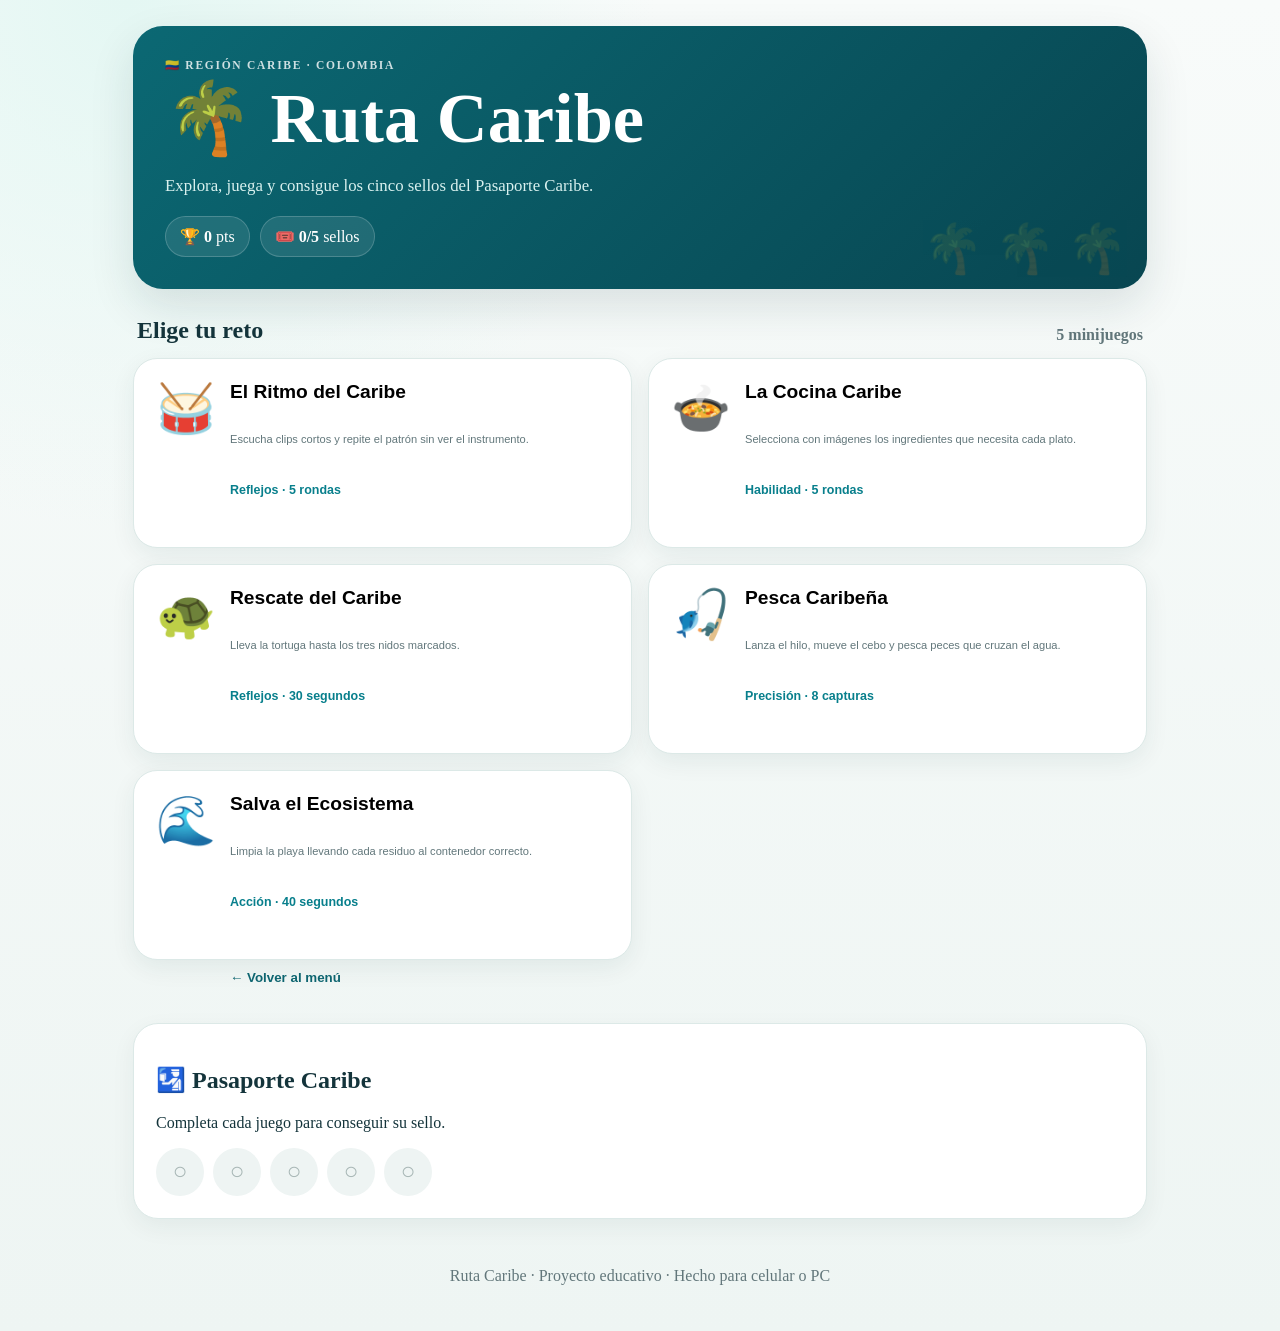
<file: index.html>
<!doctype html><html lang="es"><head><meta charset="utf-8"><meta name="viewport" content="width=device-width,initial-scale=1"><meta name="theme-color" content="#087f8c"><title>Ruta Caribe · Juegos</title><link rel="stylesheet" href="style.css?v=7"></head><body><main><header class="hero"><div class="eyebrow">🇨🇴 REGIÓN CARIBE · COLOMBIA</div><h1>🌴 Ruta Caribe</h1><p>Explora, juega y consigue los cinco sellos del Pasaporte Caribe.</p><div class="hero-stats"><span>🏆 <b id="totalScore">0</b> pts</span><span>🎟️ <b id="progress">0/5</b> sellos</span></div></header><section id="menu"><div class="section-title"><h2>Elige tu reto</h2><span>5 minijuegos</span></div><div class="grid"><button class="game-card" data-game="ritmo"><span class="icon">🥁</span><b>El Ritmo del Caribe</b><small>Escucha clips cortos y repite el patrón sin ver el instrumento.</small><em>Reflejos · 5 rondas</em></button><button class="game-card" data-game="cocina"><span class="icon">🍲</span><b>La Cocina Caribe</b><small>Selecciona con imágenes los ingredientes que necesita cada plato.</small><em>Habilidad · 5 rondas</em></button><button class="game-card" data-game="rescate"><span class="icon">🐢</span><b>Rescate del Caribe</b><small>Lleva la tortuga hasta los tres nidos marcados.</small><em>Reflejos · 30 segundos</em></button><button class="game-card" data-game="pesca"><span class="icon">🎣</span><b>Pesca Caribeña</b><small>Lanza el hilo, mueve el cebo y pesca peces que cruzan el agua.</small><em>Precisión · 8 capturas</em></button><button class="game-card" data-game="eco"><span class="icon">🌊</span><b>Salva el Ecosistema</b><small>Limpia la playa llevando cada residuo al contenedor correcto.</small><em>Acción · 40 segundos</em></button></div></section><section id="game" class="hidden"><button id="back" class="back">← Volver al menú</button><div id="gameContent"></div></section><section class="passport"><div><h2>🛂 Pasaporte Caribe</h2><p>Completa cada juego para conseguir su sello.</p></div><div id="stamps"></div></section><footer>Ruta Caribe · Proyecto educativo · Hecho para celular o PC</footer></main><script src="app.js?v=10"></script></body></html>
</file>
<file: style.css>
.big-action{font-size:1.05rem;padding:14px 18px}.action-row{display:flex;gap:10px;flex-wrap:wrap;margin-top:14px}.stat-line{display:flex;justify-content:space-between;gap:10px;flex-wrap:wrap;margin:12px 0;font-weight:800}
.rhythm-card{overflow:hidden}.listen-box{height:150px;border-radius:22px;background:#102f38;color:#dff7f5;display:grid;place-items:center;text-align:center;margin:20px 0;padding:20px;transition:.15s}.listen-box small{display:block;opacity:.7}.listen-wave{font-size:2.2rem;letter-spacing:.2em}.listen-box.beat{transform:scale(1.015);box-shadow:0 0 0 5px #9adfd455}.listen-box.listening{background:#174c57}.rhythm-pad{display:grid;grid-template-columns:repeat(4,1fr);gap:10px}.rhythm-btn{border:0;border-radius:18px;padding:15px 8px;background:#eaf6f4;cursor:pointer;font-weight:900;color:#173b45}.rhythm-btn span{display:block;font-size:2rem}.rhythm-btn small{display:block;margin-top:5px}.rhythm-btn:disabled{opacity:.45}.rhythm-btn.active{transform:scale(1.08);background:#c8eee7}
.dish-photo{width:100%;height:220px;object-fit:cover;border-radius:20px;margin:16px 0 8px}.kitchen-card h3{margin:8px 0}.cook-step{font-weight:900;margin:14px 0}.heat-bar{height:34px;background:#e8eeee;border-radius:99px;position:relative;overflow:hidden;margin:12px 0 18px}.heat-bar b{position:absolute;left:42%;width:16%;height:100%;background:#9adf9f;border-radius:99px}.heat-bar i{position:absolute;top:2px;width:6px;height:30px;background:#173b45;border-radius:5px;z-index:2}.credit{display:block;margin-top:14px;color:#71858a}
.rescue-map{height:380px;border-radius:24px;background:linear-gradient(#94dced 0 55%,#dcc58b 55%);position:relative;overflow:hidden;touch-action:none;margin-top:18px}.turtle{position:absolute;font-size:3rem;transform:translate(-50%,-50%);transition:left .08s,top .08s;z-index:3}.nest{position:absolute;font-size:2.3rem;z-index:2}.n1{left:12%;top:20%}.n2{left:72%;top:32%}.n3{left:40%;top:76%}.rescue-rock{position:absolute;font-size:2rem;opacity:.8}
.fishing-zone{height:390px;border-radius:24px;background:linear-gradient(#80d7e5 0 15%,#168da8 15% 100%);position:relative;overflow:hidden;touch-action:none;margin-top:18px}.boat{position:absolute;top:2%;left:45%;font-size:2.5rem}.rod{position:absolute;top:5%;left:50%;font-size:4rem;transform:rotate(-35deg)}.line{position:absolute;top:11%;left:50%;width:2px;background:#f7f2dc;transform:translateX(-50%);z-index:3}.bait{position:absolute;left:50%;top:72%;font-size:1.5rem;transform:translate(-50%,-50%);z-index:4}.swim-fish{position:absolute;left:-12%;font-size:2.3rem;animation:fishswim 4s linear infinite;z-index:2}@keyframes fishswim{0%{transform:translateX(0)}49%{transform:translateX(120vw)}50%{transform:translateX(120vw) scaleX(-1)}100%{transform:translateX(0) scaleX(-1)}}
.eco-sort{height:360px;border-radius:24px;background:linear-gradient(#8fd9e7 0 58%,#d9c38b 58%);position:relative;overflow:hidden;margin-top:18px}.falling-trash{position:absolute;border:0;background:transparent;font-size:2.3rem;cursor:grab;z-index:3}.bins{position:absolute;bottom:12px;left:8px;right:8px;display:grid;grid-template-columns:repeat(3,1fr);gap:8px}.bin{border:0;border-radius:16px;padding:12px 6px;font-weight:900;background:#fff;cursor:pointer}.recycle{background:#e6f5f3}.organic{background:#eaf6e6}.trashbin{background:#f3eeee}
@media(max-width:650px){.rhythm-pad{grid-template-columns:repeat(2,1fr)}.dish-photo{height:190px}.rescue-map,.fishing-zone,.eco-sort{height:330px}.bins{grid-template-columns:1fr}.bins .bin{padding:9px}}

.instrument-list{display:grid;grid-template-columns:repeat(4,1fr);gap:10px;margin:12px 0 18px}.instrument-audio{border:1px solid #d7e7e5;background:#fff;border-radius:16px;padding:10px;display:grid;gap:4px;cursor:pointer}.instrument-audio span{font-size:1.7rem}.instrument-audio small{color:#087f8c;font-weight:800}.instrument-audio:active{transform:scale(.97)}
.recipe-panel{background:#f5fbfa;border:1px solid #d7e7e5;border-radius:18px;padding:14px}.recipe-panel h3{margin:0 0 5px}.needed-list{display:flex;gap:7px;flex-wrap:wrap;align-items:center}.need{background:#dff2ee;border-radius:999px;padding:6px 9px;font-size:.82rem;font-weight:800}.ingredient-grid{display:grid;grid-template-columns:repeat(4,1fr);gap:10px;margin:16px 0}.ingredient-card{border:2px solid transparent;background:#fff;border-radius:16px;padding:7px;cursor:pointer;text-align:center;box-shadow:0 4px 12px #00000012}.ingredient-card img{width:100%;height:90px;object-fit:cover;border-radius:12px;display:block;margin-bottom:6px}.ingredient-card.selected{border-color:#087f8c;background:#e7f7f3;transform:translateY(-2px)}
.mission-box{display:grid;gap:5px;background:#eaf7f5;border-left:5px solid #087f8c;border-radius:14px;padding:12px 14px;margin:14px 0}.mission-box small{color:#52696d}.rescue-map{background:linear-gradient(#69cfe3 0 48%,#e6d19a 48% 100%);box-shadow:inset 0 0 0 3px #ffffff55}.sea-label,.beach-label{position:absolute;font-weight:900;letter-spacing:.12em;color:#fff8;pointer-events:none}.sea-label{top:10px;left:16px}.beach-label{bottom:12px;right:16px;color:#765f35aa}.nest{display:grid;gap:2px;justify-items:center;background:#ffffffaa;border-radius:14px;padding:5px 8px}.nest b{font-size:.68rem;color:#694f2d}.nest.saved{opacity:.45;filter:saturate(.2)}.rescue-rock{opacity:.55}.rescue-progress{display:flex;justify-content:space-between;margin-top:12px;font-weight:900}
.line{background:#fff4cf;box-shadow:0 0 2px #173b45;z-index:3}.cast-guide{position:absolute;top:46%;left:50%;transform:translate(-50%,-50%);background:#073d48cc;color:#fff;padding:9px 13px;border-radius:999px;font-weight:800;z-index:5}.cast-guide.hidden{display:none}.fishing-card p{margin-bottom:8px}.swim-fish{pointer-events:none}.fish-controls{display:flex;gap:10px;flex-wrap:wrap;margin-top:12px}
.eco-card{overflow:hidden}.eco-mission{margin-bottom:10px}.eco-sort{height:420px;background:linear-gradient(#75d2e3 0 55%,#e3cf96 55% 100%);box-shadow:inset 0 0 0 3px #ffffff44}.eco-sort:after{content:"🌴  🌴  🌴";position:absolute;top:5px;right:14px;font-size:1.6rem;opacity:.75}.eco-title{position:absolute;top:10px;left:14px;color:#fff;font-weight:900;letter-spacing:.08em;text-shadow:0 2px 3px #175e69}.falling-trash{transition:transform .12s}.falling-trash.dragging{transform:scale(1.25);cursor:grabbing}.bins{bottom:12px}.bin{min-height:78px;display:grid;place-items:center;gap:2px;border:2px solid #ffffffaa;box-shadow:0 4px 10px #00000018}.bin strong{font-size:1.6rem}.bin span{font-size:.78rem}.meter{height:16px;border-radius:99px;background:#dfe9e8;overflow:hidden;margin-top:8px}.meter i{display:block;height:100%;background:#4aa27b;transition:width .2s}
@media(max-width:650px){.instrument-list{grid-template-columns:repeat(2,1fr)}.ingredient-grid{grid-template-columns:repeat(2,1fr)}.ingredient-card img{height:95px}.eco-sort{height:360px}}

/* ===== REDISEÑO DE INTERFAZ ===== */
:root{--ink:#14343b;--muted:#62777b;--paper:#ffffff;--soft:#f3f8f7;--line:#dce9e7;--accent:#087f8c;--accent2:#0e6570;--sand:#f3dfad;--shadow:0 18px 45px rgba(20,52,59,.12)}
*{box-sizing:border-box}
body{background:radial-gradient(circle at 10% 0%,#e4f7f3 0,transparent 30%),linear-gradient(180deg,#f8fbfa,#eef5f3);color:var(--ink)}
main{max-width:1050px;margin:auto;padding:18px}
.hero{position:relative;overflow:hidden;border-radius:30px;padding:32px;background:linear-gradient(135deg,#0b6873,#084651);color:#fff;box-shadow:var(--shadow);margin-bottom:28px}
.hero:after{content:"🌴  🌴  🌴";position:absolute;right:20px;bottom:12px;font-size:3rem;opacity:.18}
.hero h1{font-size:clamp(2.2rem,7vw,4.4rem);margin:5px 0}
.hero p{max-width:600px;color:#d9f1ef;font-size:1.05rem}
.eyebrow,.game-kicker{font-size:.72rem;font-weight:900;letter-spacing:.15em;opacity:.8}
.hero-stats{display:flex;gap:10px;flex-wrap:wrap;margin-top:20px}.hero-stats span{background:#ffffff18;border:1px solid #ffffff30;padding:10px 14px;border-radius:999px}
.section-title{display:flex;justify-content:space-between;align-items:end;gap:10px;margin:20px 4px 14px}.section-title h2{margin:0}.section-title span{color:var(--muted);font-weight:800}
.grid{display:grid;grid-template-columns:repeat(2,1fr);gap:16px}
.game-card{min-height:190px;text-align:left;border:1px solid var(--line);border-radius:24px;background:#fff;padding:22px;display:grid;grid-template-columns:auto 1fr;column-gap:14px;box-shadow:0 8px 25px rgba(20,52,59,.07);cursor:pointer;transition:.18s}
.game-card:hover{transform:translateY(-4px);box-shadow:var(--shadow);border-color:#b7dcd8}.game-card:active{transform:scale(.99)}
.game-card .icon{grid-row:span 3;font-size:3rem}.game-card b{font-size:1.2rem}.game-card small{color:var(--muted);line-height:1.45}.game-card em{font-style:normal;color:var(--accent);font-size:.78rem;font-weight:900;margin-top:8px}
#game{max-width:820px;margin:auto}.card{background:#fff;border:1px solid var(--line);border-radius:28px;padding:22px;box-shadow:var(--shadow)}
.game-head{display:flex;justify-content:space-between;align-items:center;gap:15px}.game-head h2{margin:3px 0;font-size:clamp(1.4rem,4vw,2rem)}.badge{white-space:nowrap;background:#e7f5f2;color:var(--accent2);border-radius:999px;padding:9px 12px;font-weight:900}
.back{border:0;background:transparent;color:var(--accent2);font-weight:900;padding:10px 0;cursor:pointer}.passport{margin:28px 0;padding:22px;border-radius:25px;background:#fff;border:1px solid var(--line);box-shadow:0 8px 25px rgba(20,52,59,.06)}
.stamp-row{display:flex;gap:9px;flex-wrap:wrap}.stamp{width:48px;height:48px;border-radius:50%;display:grid;place-items:center;background:#eef4f3;color:#a7b6b5;font-size:1.5rem}.stamp.done{background:#dff2ee;color:var(--accent)}
.howto{display:grid;grid-template-columns:auto 1fr;gap:7px 12px;background:#f4f9f8;border:1px solid var(--line);padding:15px;border-radius:18px;margin:18px 0}.howto strong{color:var(--accent2)}.howto span{color:var(--muted)}
.subhead{display:flex;justify-content:space-between;align-items:center;margin:16px 0 9px}.subhead h3{margin:0}.subhead span{font-size:.75rem;color:var(--muted);font-weight:900}
.listen-box{height:175px!important;border:1px solid #245963!important;box-shadow:inset 0 0 40px #062d34!important;position:relative;gap:5px}.sound-orb{width:70px;height:70px;border-radius:50%;display:grid;place-items:center;background:#d9f3ef;color:var(--accent2);font-size:2rem;box-shadow:0 0 0 8px #ffffff12}.listen-box.beat .sound-orb{transform:scale(1.18);box-shadow:0 0 0 14px #ffffff18}.instrument-audio{min-height:120px!important;border:1px solid var(--line)!important;box-shadow:0 6px 16px rgba(20,52,59,.06)}.instrument-audio:disabled{opacity:.45}.rhythm-pad{gap:12px!important}.rhythm-btn{min-height:105px!important;border:2px solid var(--line)!important;box-shadow:0 6px 14px rgba(20,52,59,.06)}.rhythm-btn.active{border-color:var(--accent)!important;box-shadow:0 0 0 5px #087f8c22!important}
.kitchen-card,.rescue-card,.fishing-card,.eco-card{overflow:hidden}.dish-photo{height:260px!important}.recipe-panel{display:grid;gap:10px}.ingredient-card{min-height:145px}.ingredient-card img{height:100px!important}
.rescue-map{height:430px!important}.rescue-map:after{content:"🌴        🌴";position:absolute;right:12px;top:8px;font-size:2rem;opacity:.3}.turtle{filter:drop-shadow(0 4px 4px #0004)}
.fishing-zone{height:430px!important;background:linear-gradient(#75d8e8 0 14%,#0c829e 14% 100%)!important}.fishing-zone:after{content:"≈  ≈  ≈  ≈  ≈";position:absolute;left:0;right:0;top:18%;color:#b5eef2;font-size:1.5rem;letter-spacing:.4em;opacity:.35}.fish-controls .primary{flex:1;min-width:170px}
.eco-sort{height:430px!important}.falling-trash{filter:drop-shadow(0 4px 3px #0004)}.bin{min-height:95px!important}
.feedback{margin-top:14px;border-radius:14px;padding:12px 14px;background:#f4f9f8;border:1px solid var(--line);font-weight:900}
.primary{border:0;border-radius:14px;cursor:pointer;box-shadow:0 7px 16px rgba(8,127,140,.18)}.big-action{min-height:52px}
footer{text-align:center;color:var(--muted);padding:20px}
@media(max-width:700px){main{padding:10px}.hero{padding:24px;border-radius:24px}.grid{grid-template-columns:1fr}.game-card{min-height:155px}.card{padding:15px;border-radius:22px}.game-head{align-items:flex-start}.instrument-list{grid-template-columns:repeat(2,1fr)}.dish-photo{height:210px!important}.rescue-map,.fishing-zone,.eco-sort{height:360px!important}.howto{grid-template-columns:1fr}.howto span{margin-bottom:5px}}
@media(max-width:390px){.instrument-list{grid-template-columns:1fr 1fr}.rhythm-pad{grid-template-columns:1fr 1fr}.game-card{padding:17px}.game-card .icon{font-size:2.4rem}}

/* ===== Pesca: conservar rediseño funcional ===== */
.fishing-instructions{display:grid;grid-template-columns:1fr;gap:5px;background:#eef8f7;border:1px solid var(--line);border-radius:16px;padding:12px 14px;margin:14px 0;color:var(--muted)}
.fishing-instructions b{color:var(--accent2)}
.fishing-zone{touch-action:none!important;user-select:none;-webkit-user-select:none;overflow:hidden}
.swim-fish{position:absolute!important;z-index:6;border:0;background:transparent;padding:0;margin:0;font-size:2.5rem;line-height:1;pointer-events:none;transform:translateX(-50%);will-change:left}
.bait{z-index:8!important;pointer-events:none!important;position:absolute}
.line{z-index:7!important;pointer-events:none}
.cast-guide{z-index:9!important}


/* ===== Correcciones de interacción táctil ===== */
.eco-sort{touch-action:none!important;user-select:none;-webkit-user-select:none;overscroll-behavior:contain}
.eco-sort #ecoItems{position:absolute;inset:0;overflow:hidden;pointer-events:none}
.falling-trash{pointer-events:auto!important;touch-action:none!important;user-select:none;-webkit-user-select:none}
.rescue-map{touch-action:none!important;user-select:none;-webkit-user-select:none;overscroll-behavior:contain}
.rescue-controls{display:grid;justify-items:center;gap:4px;margin:12px auto 4px;width:max-content;touch-action:none}
.rescue-controls>div{display:flex;gap:4px}
.rescue-controls button{width:52px;height:45px;border:0;border-radius:13px;background:#e7f5f2;color:#0e6570;font-size:1.25rem;font-weight:900;box-shadow:0 4px 10px rgba(20,52,59,.1);touch-action:none}
.rescue-controls button:active{transform:scale(.94);background:#d5eee9}
.rescue-rock{transform:translate(-50%,-50%)}
.nest{transform:translate(-50%,-50%)}


/* Correcciones definitivas de interacción */
body.dragging-eco{overflow:hidden!important;touch-action:none!important}
.eco-sort{touch-action:none!important;overscroll-behavior:none!important;overflow:hidden!important}
.eco-sort #ecoItems{touch-action:none!important;overflow:hidden!important}
.falling-trash{touch-action:none!important;user-select:none!important;-webkit-user-select:none!important}
.falling-trash.dragging{z-index:30!important;transform:scale(1.12)}
.rescue-map{position:relative!important;touch-action:none!important;overflow:hidden!important}
.rescue-rock{position:absolute!important;z-index:5;transform:translate(-50%,-50%)}
.rescue-controls{display:grid;justify-items:center;gap:4px;margin:12px auto;width:max-content}
.rescue-controls>div{display:flex;gap:4px}
.rescue-controls button{width:52px;height:45px;border:0;border-radius:13px;font-size:1.25rem;font-weight:900;touch-action:none!important}
.fishing-zone .line{display:block!important;height:3px!important;min-height:3px;background:#26383d!important;transform-origin:0 50%;z-index:20!important;border-radius:3px;opacity:1!important}
.fishing-zone .bait{z-index:22!important}

.rescue-map .turtle{position:absolute!important;transform:translate(-50%,-50%)!important;touch-action:none!important;cursor:grab!important;user-select:none!important;-webkit-user-select:none!important}
.rescue-map .turtle.dragging{cursor:grabbing!important;z-index:20!important}
body.dragging-turtle{overflow:hidden!important;touch-action:none!important}
</file>
